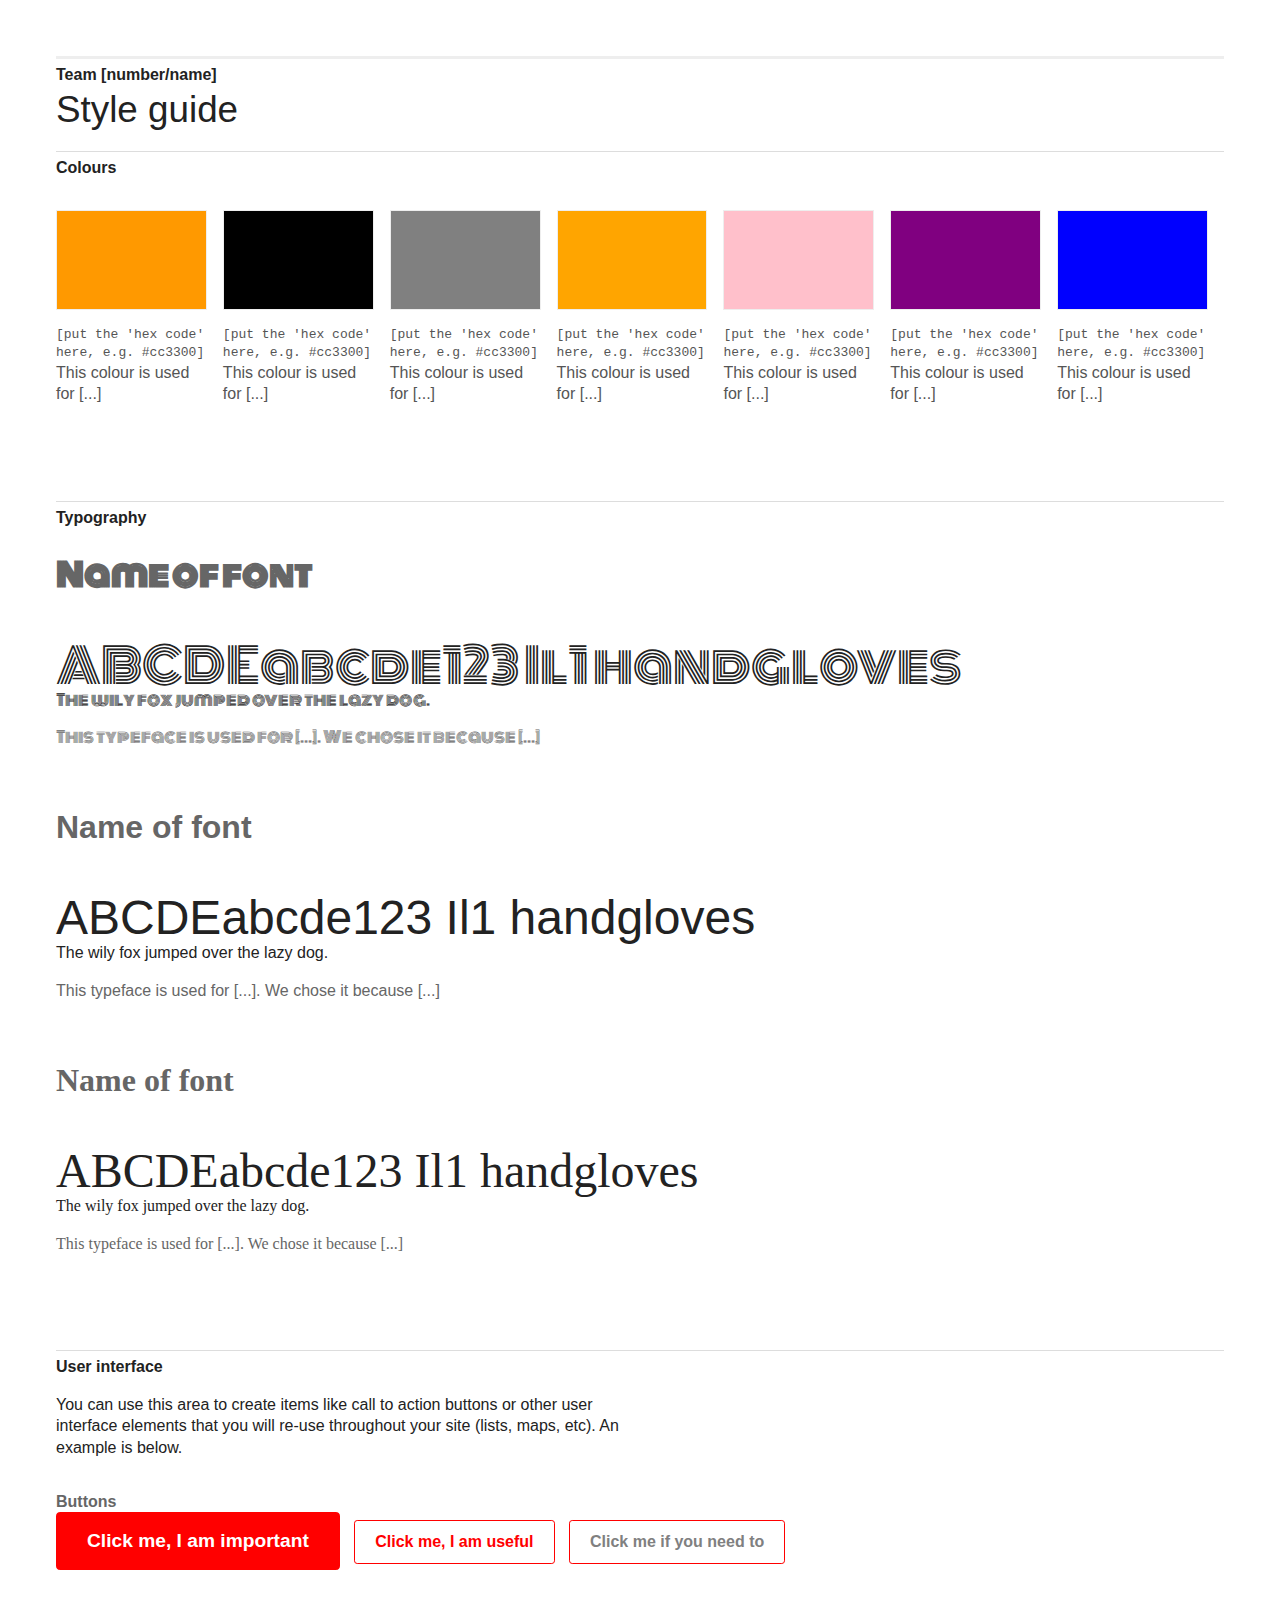
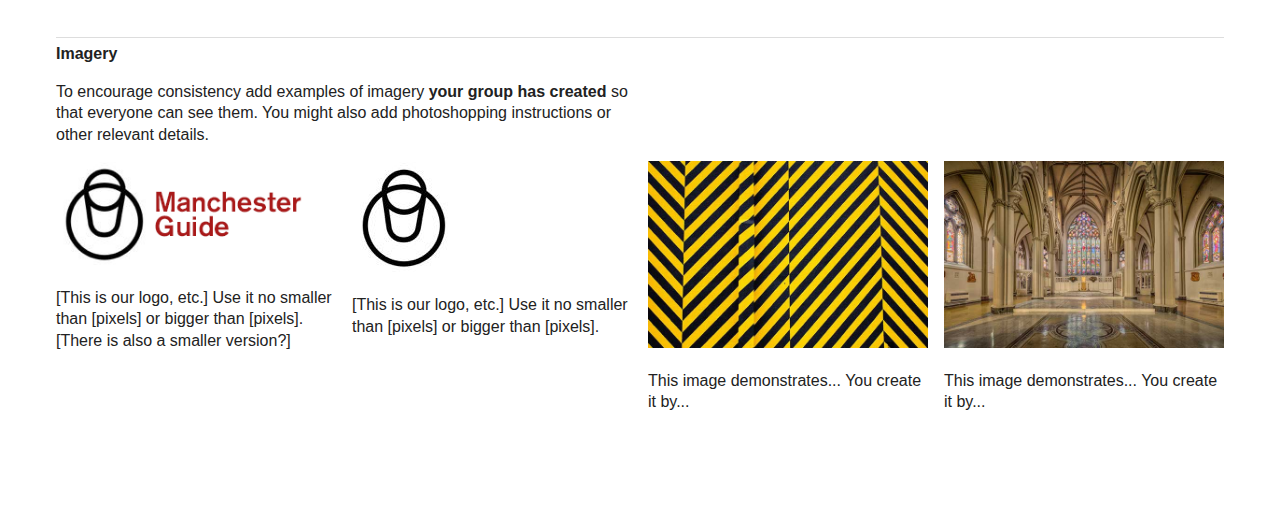
<file: 3_Design_&_Prototyping/styleguide/style_guide.html>
<!DOCTYPE html>
<html lang="en">

<head>
    <meta charset="UTF-8">
    <meta name="viewport" content="width=device-width, initial-scale=1.0">
    <meta http-equiv="X-UA-Compatible" content="ie=edge">
    <title>Style guide for Group [number/name]</title>
    <link rel="stylesheet" href="css/template.css" />
    <link rel="stylesheet" href="css/our-group.css" />
    <!-- Put your google font link if you need it, then add the CSS to the our-group.css file -->
    <link href="https://fonts.googleapis.com/css?family=Monoton" rel="stylesheet">

    </style>
</head>

<body>
    <div class="container">
        <h1>Team [number/name] <strong>Style guide</strong></h1>
        <section>
            <h2>Colours</h2>
            <div class="swatches">

                <!-- Delete the swatches you don't need. If you have more than seven colours: why? -->

                <div class="colour-swatch">
                    <div class="swatch swatch-1"></div>
                    <p class="hex">[put the 'hex code' here, e.g. #cc3300]</p>
                    <p class="usage">This colour is used for [...]</p>
                </div>

                <div class="colour-swatch">
                    <div class="swatch swatch-2"></div>
                    <p class="hex">[put the 'hex code' here, e.g. #cc3300]</p>
                    <p class="usage">This colour is used for [...]</p>
                </div>

                <div class="colour-swatch">
                    <div class="swatch swatch-3"></div>
                    <p class="hex">[put the 'hex code' here, e.g. #cc3300]</p>
                    <p class="usage">This colour is used for [...]</p>
                </div>

                <div class="colour-swatch">
                    <div class="swatch swatch-4"></div>
                    <p class="hex">[put the 'hex code' here, e.g. #cc3300]</p>
                    <p class="usage">This colour is used for [...]</p>
                </div>

                <div class="colour-swatch">
                    <div class="swatch swatch-5"></div>
                    <p class="hex">[put the 'hex code' here, e.g. #cc3300]</p>
                    <p class="usage">This colour is used for [...]</p>
                </div>

                <div class="colour-swatch">
                    <div class="swatch swatch-6"></div>
                    <p class="hex">[put the 'hex code' here, e.g. #cc3300]</p>
                    <p class="usage">This colour is used for [...]</p>
                </div>

                <div class="colour-swatch">
                    <div class="swatch swatch-7"></div>
                    <p class="hex">[put the 'hex code' here, e.g. #cc3300]</p>
                    <p class="usage">This colour is used for [...]</p>
                </div>

            </div>

        </section>

        <section>
            <h2>Typography</h2>
            <!-- Choose up to three typefaces. If you have more than three - what is each one being used for? 
            
            Don't forget, every web font adds to the weight of your page.
            -->
            <div class="type type-1">
                <h3>Name of font</h3>
                <p class="big-example">ABCDEabcde123 Il1 handgloves</p>
                <p>The wily fox jumped over the lazy dog. </p>
                <p class="why">This typeface is used for [...]. We chose it because [...]</p>
            </div>

            <div class="type type-2">
                <h3>Name of font</h3>
                <p class="big-example">ABCDEabcde123 Il1 handgloves</p>
                <p>The wily fox jumped over the lazy dog. </p>
                <p class="why">This typeface is used for [...]. We chose it because [...]</p>
            </div>

            <div class="type type-3">
                <h3>Name of font</h3>
                <p class="big-example">ABCDEabcde123 Il1 handgloves</p>
                <p>The wily fox jumped over the lazy dog. </p>
                <p class="why">This typeface is used for [...]. We chose it because [...]</p>
            </div>


        </section>

        <!-- you can delete this section if you don't have anything to add -->
        <section>
            <h2>User interface</h2>
            <p>You can use this area to create items like call to action buttons or other user interface elements that you will re-use throughout your site (lists, maps, etc). An example is below.</p>
            <h3>Buttons</h3>
            <div><a class="button important" href="#">Click me, I am important</a> <a class="button normal" href="#">Click me, I am useful</a> <a class="button less" href="#">Click me if you need to</a></div>
        </section>

        <!-- You should be creating your own imagery because that's what we expect on your finished site. If you use images from other websites as a way of briefing other group members, PLEASE CREDIT THE ORIGINAL PHOTOGRAPHER/WEBSITE.  -->
        <section>
            <h2>Imagery</h2>
            <p>To encourage consistency add examples of imagery <strong>your group has created</strong> so that everyone can see them. You might also add photoshopping instructions or other relevant details.</p>
            <div class="images">

                <div class="image">
                    <img src="img/logo-full.png" alt="Logo for group" width="300" height="110" />
                    <p>[This is our logo, etc.] Use it no smaller than [pixels] or bigger than [pixels]. [There is also a smaller version?]</p>
                </div>

                <div class="image">
                    <img src="img/logo.png" alt="Logo for group" width="103" height="110" />
                    <p>[This is our logo, etc.] Use it no smaller than [pixels] or bigger than [pixels].</p>
                </div>

                <div class="image">
                    <img src="img/test1.jpg" alt="test image" width="600" height="400" />
                    <p>This image demonstrates... You create it by... </p>
                </div>
                <div class="image">
                    <img src="img/test2.jpg" alt="test image" width="600" height="400" />
                    <p>This image demonstrates... You create it by... </p>
                </div>
            </div>
        </section>
    </div>

</body>

</html
</file>
<file: 3_Design_&_Prototyping/styleguide/css/template.css>
/* this is the layout for the style guide - you are free to change this if you want to */

html {
    box-sizing: border-box;
}

*,
*:before,
*:after {
    box-sizing: inherit;
}

body {
    font-family: sans-serif;
    line-height: 1.35;
    padding: 10px;
    color: #222;
}

@media screen and (min-width: 600px) {
    body {
        padding: 3em;
    }
}

h1,
h2,
h3,
p {
    margin: 0;
    padding: 0;
    font-size: 1em;
}

.container {
    border-top: 3px solid #eee;
}

.container h1 {
    padding: 0.3em 0 1em 0;
}

.container h1 strong {
    display: block;
    font-size: 2.3em;
    font-weight: 100;
}

section {
    padding-bottom: 3em;
}

section h2 {
    border-top: 1px solid #ddd;
    padding: 0.3em 0 1em 0;
}

.type h3 {
    padding: 0.3em 0 1.4em 0;
    color: #666;
    font-size: 2em;
}

section h3 {
    padding-top: 2em;
    color: #666;
}

section p {
    max-width: 65ch;
}

.swatches {
    display: flex;
    flex-wrap: wrap;
    color: #555;
    padding-bottom: 3em;
}

@media screen and (min-width: 700px) {
    .swatches {
        flex-wrap: nowrap;
    }
}

.swatches p.hex {
    font-family: monospace;
}

.colour-swatch {
    margin-right: 1em;
}

.swatch {
    width: 100%;
    margin: 1em 0;
    min-height: 100px;
    border: 1px solid #eee;
}

.type {
    margin-bottom: 3em;
}

.type p.big-example {
    font-size: 3em;
    line-height: 1;
    overflow-wrap: break-word;
    word-wrap: break-word;
}

.type p.why {
    color: #666;
    margin-top: 1em;
}

.images {
    display: flex;
    flex-wrap: wrap;
}

.image {
    flex: 1 0 0;
}

.image+.image {
    margin-left: 1em;
}

.images img {
    max-width: 100%;
    max-height: 90vh;
    height: auto;
    margin: 1em 0;
}
</file>
<file: 3_Design_&_Prototyping/styleguide/css/our-group.css>
/* COLOURS */


/* the colours for your website */


/* delete what you don't need */


/* use swatch 1 for your most important colour, swatch 2 for the next, and so on */

.swatch-1 {
    background: #ff9900;
}

.swatch-2 {
    background: black;
}

.swatch-3 {
    background: grey;
}

.swatch-4 {
    background: orange;
}

.swatch-5 {
    background: pink;
}

.swatch-6 {
    background: purple;
}

.swatch-7 {
    background: blue;
}


/* TYPOGRAPHY
/* the typography for your website */


/* delete the ones you don't need */

.type-1 {
    font-family: 'Monoton', cursive;
    /* google font */
}

.type-2 {
    font-family: avenir, arial, sans-serif;
    /* example of 'web safe' font */
}

.type-3 {
    font-family: Georgia, 'Times New Roman', Times, serif;
}


/* TEMPLATES/CODE SNIPPETS */


/* an example of the extra code you could add - this creates some buttons */

a.button {
    display: inline-block;
    padding: 10px 20px;
    font-weight: bold;
    text-decoration: none;
    border: 1px solid red;
    margin-right: 10px;
    margin-bottom: 1em;
    border-radius: 0.2em;
    transition: all 0.2s ease;
}

a.button.important {
    font-size: 1.2em;
    background: red;
    color: white;
    padding: 15px 30px;
}

a.button.normal {
    color: red;
}

a.button.less {
    color: grey;
}

a.button:hover {
    border-color: maroon;
    color: #222;
}

a.button.important:hover {
    color: white;
    background: maroon;
}
</file>
